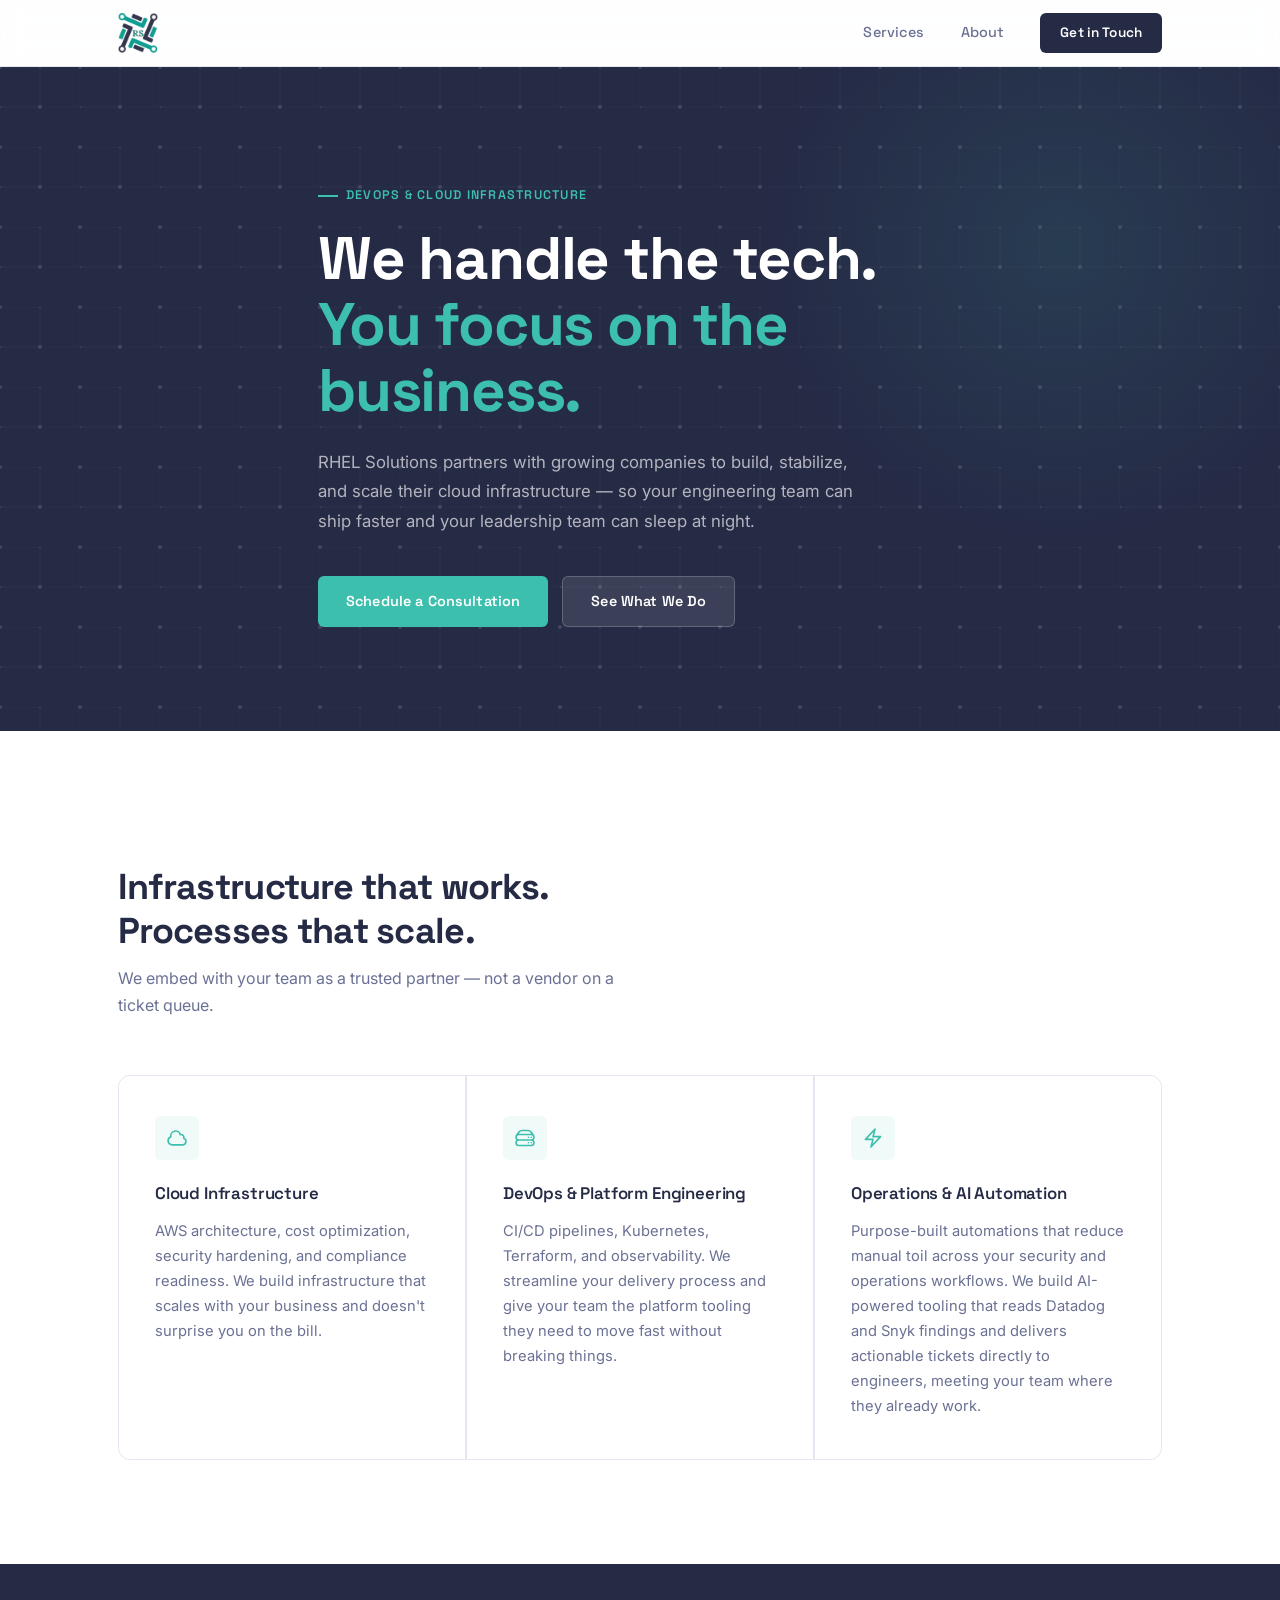
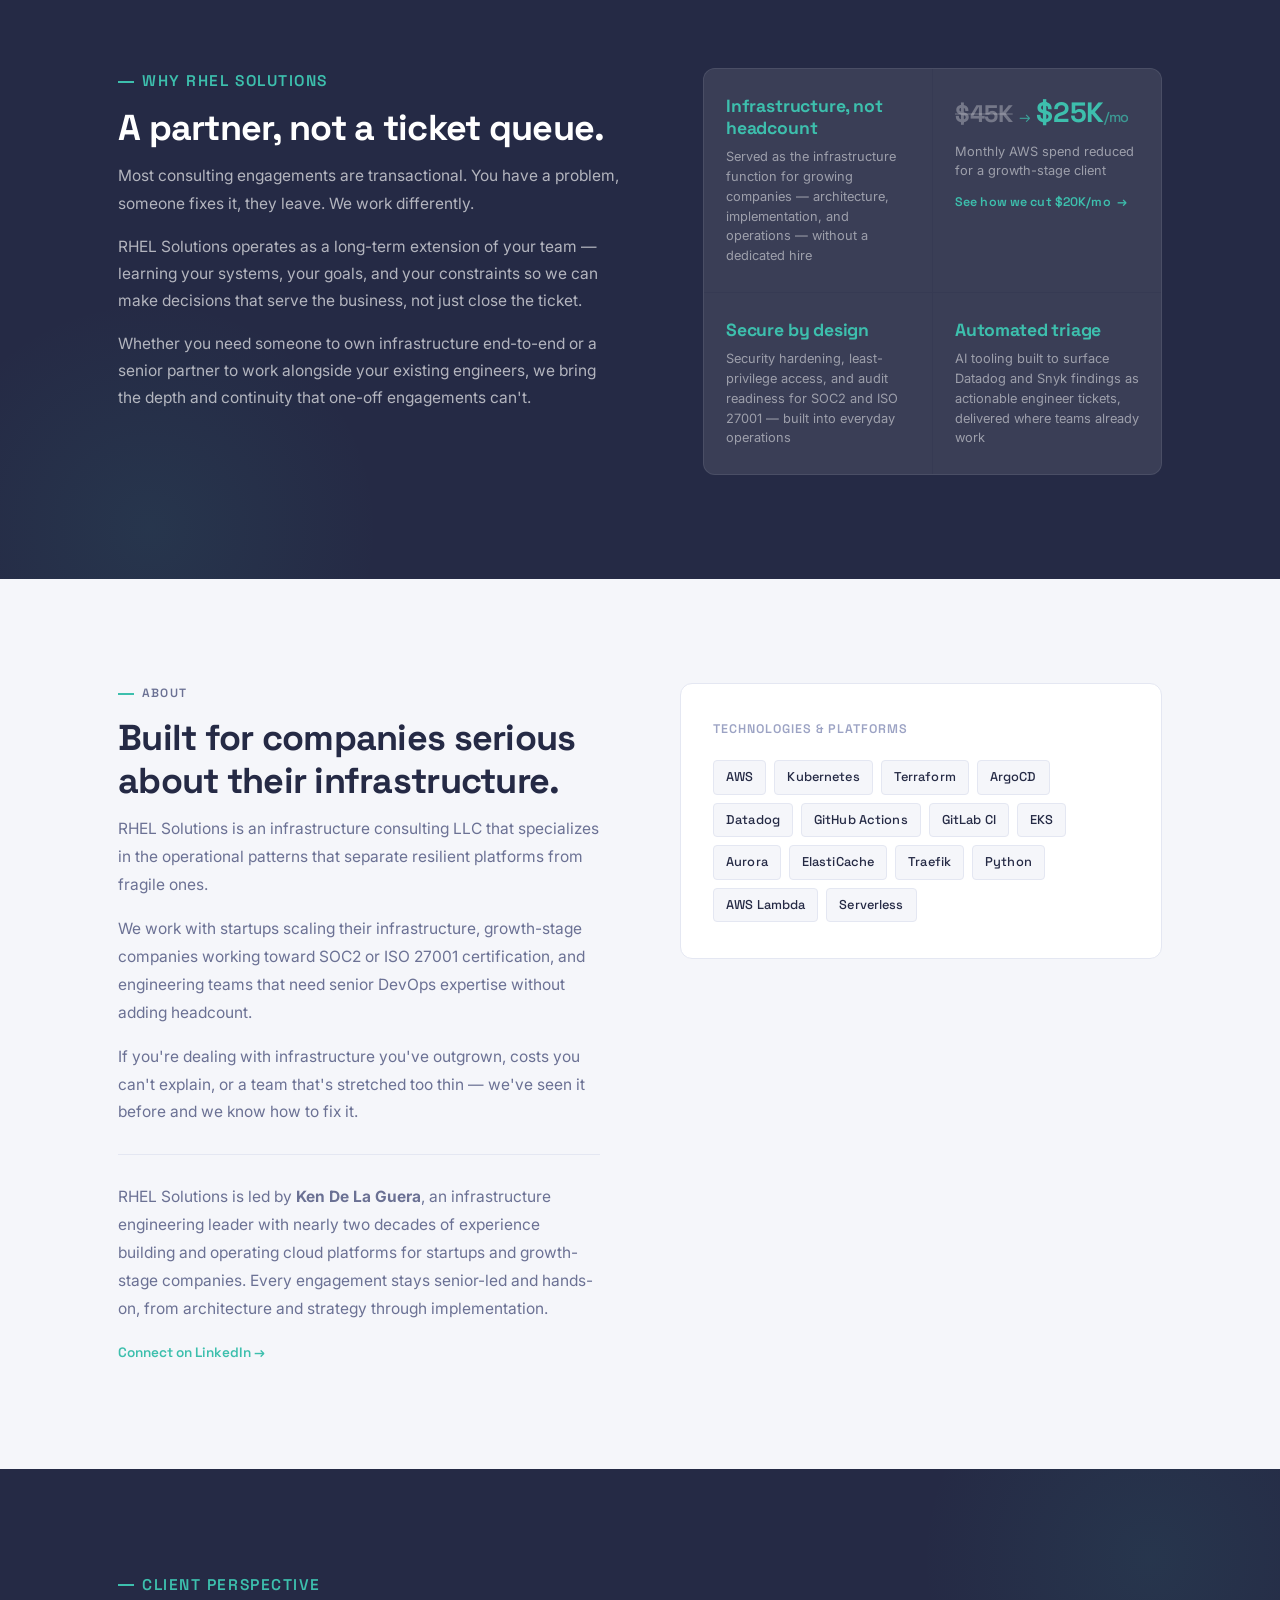
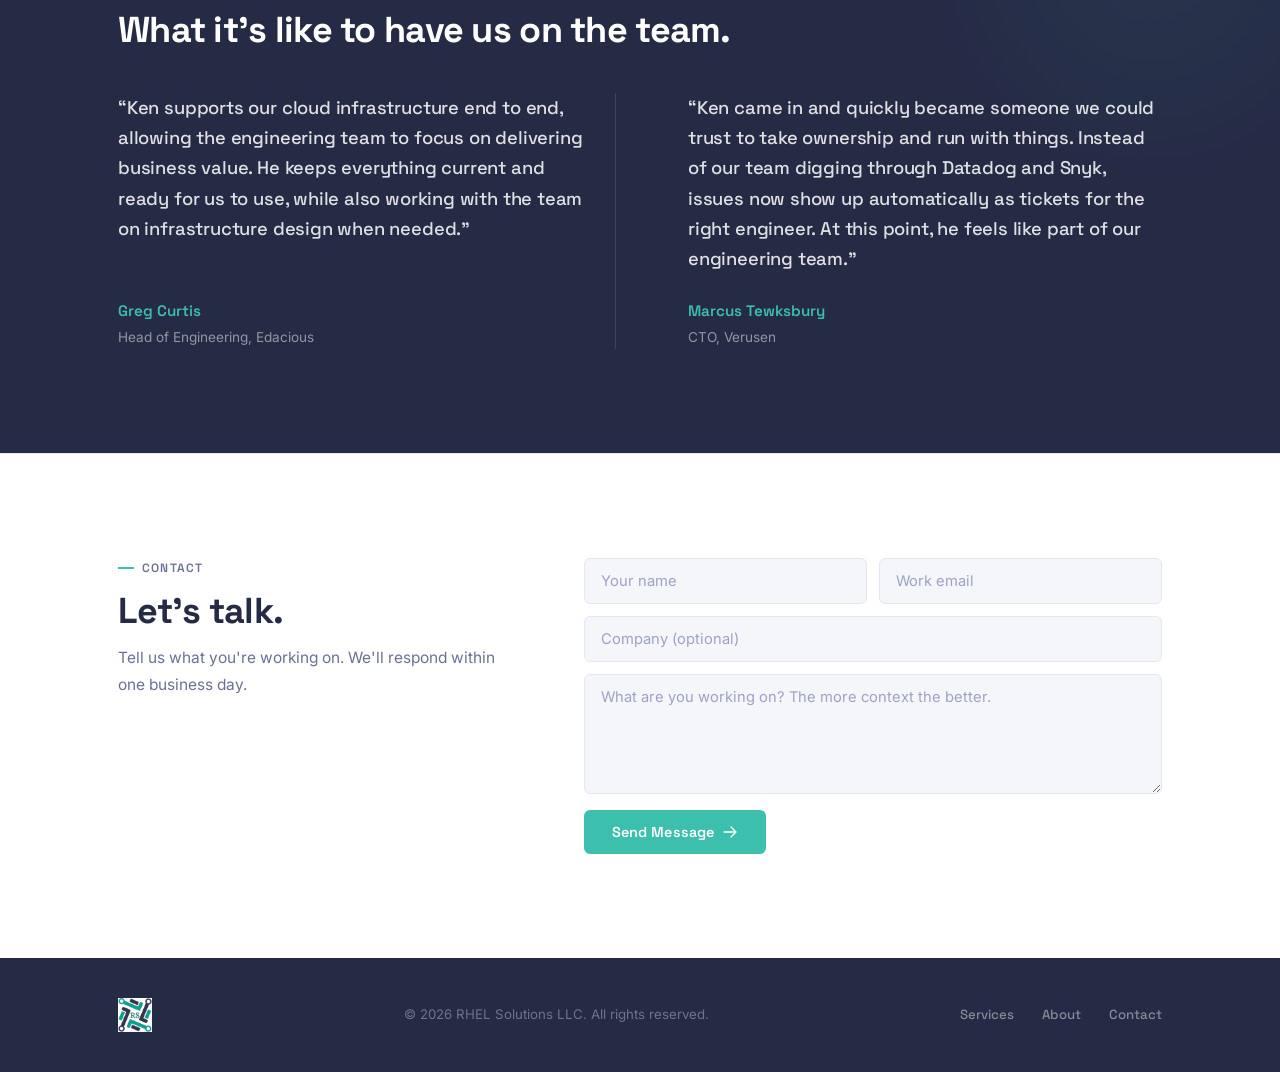
<file: index.html>
<!DOCTYPE html>
<html lang="en">
<head>
  <meta charset="UTF-8" />
  <meta name="viewport" content="width=device-width, initial-scale=1.0" />
  <title>RHEL Solutions — DevOps & Cloud Infrastructure Consulting</title>
  <meta name="description" content="RHEL Solutions partners with growing companies to build, stabilize, and scale their cloud infrastructure. DevOps, AWS, Kubernetes, and AI automation consulting." />
  <link rel="stylesheet" href="style.css" />
  <link rel="preconnect" href="https://fonts.googleapis.com" />
  <link rel="preconnect" href="https://fonts.gstatic.com" crossorigin />
  <link href="https://fonts.googleapis.com/css2?family=Inter:wght@400;500&family=Space+Grotesk:wght@400;500;600;700&display=swap" rel="stylesheet" />
</head>
<body>

  <!-- NAV -->
  <header class="nav">
    <div class="container nav-inner">
      <a href="#" class="nav-logo">
        <img src="logo.png" alt="RHEL Solutions" />
      </a>
      <nav class="nav-links">
        <a href="#services">Services</a>
        <a href="#about">About</a>
        <a href="#contact" class="btn btn-sm">Get in Touch</a>
      </nav>
    </div>
  </header>

  <!-- HERO -->
  <section class="hero">
    <div class="container hero-inner">
      <p class="hero-eyebrow">DevOps &amp; Cloud Infrastructure</p>
      <h1>We handle the tech.<br /><em>You focus on the business.</em></h1>
      <p class="hero-sub">RHEL Solutions partners with growing companies to build, stabilize, and scale their cloud infrastructure — so your engineering team can ship faster and your leadership team can sleep at night.</p>
      <div class="hero-actions">
        <a href="#contact" class="btn btn-primary">Schedule a Consultation</a>
        <a href="#services" class="btn btn-ghost">See What We Do</a>
      </div>
    </div>
  </section>

  <!-- SERVICES -->
  <section class="services" id="services">
    <div class="container">
      <p class="section-label reveal">What We Do</p>
      <h2 class="section-title reveal reveal-delay-1">Infrastructure that works.<br />Processes that scale.</h2>
      <p class="section-sub reveal reveal-delay-2">We embed with your team as a trusted partner — not a vendor on a ticket queue.</p>
      <div class="services-grid">

        <div class="service-card reveal">
          <div class="service-icon">
            <svg xmlns="http://www.w3.org/2000/svg" width="22" height="22" fill="none" viewBox="0 0 24 24" stroke="currentColor" stroke-width="1.75">
              <path stroke-linecap="round" stroke-linejoin="round" d="M2.25 15a4.5 4.5 0 004.5 4.5H18a3.75 3.75 0 001.332-7.257 3 3 0 00-3.758-3.848 5.25 5.25 0 00-10.233 2.33A4.502 4.502 0 002.25 15z" />
            </svg>
          </div>
          <h3>Cloud Infrastructure</h3>
          <p>AWS architecture, cost optimization, security hardening, and compliance readiness. We build infrastructure that scales with your business and doesn't surprise you on the bill.</p>
        </div>

        <div class="service-card reveal reveal-delay-1">
          <div class="service-icon">
            <svg xmlns="http://www.w3.org/2000/svg" width="22" height="22" fill="none" viewBox="0 0 24 24" stroke="currentColor" stroke-width="1.75">
              <path stroke-linecap="round" stroke-linejoin="round" d="M5.25 14.25h13.5m-13.5 0a3 3 0 01-3-3m3 3a3 3 0 100 6h13.5a3 3 0 100-6m-16.5-3a3 3 0 013-3h13.5a3 3 0 013 3m-19.5 0a4.5 4.5 0 01.9-2.7L5.737 5.1a3.375 3.375 0 012.7-1.35h7.126c1.062 0 2.062.5 2.7 1.35l2.587 3.45a4.5 4.5 0 01.9 2.7m0 0a3 3 0 01-3 3m0 3h.008v.008h-.008v-.008zm0-6h.008v.008h-.008v-.008zm-3 6h.008v.008h-.008v-.008zm0-6h.008v.008h-.008v-.008z" />
            </svg>
          </div>
          <h3>DevOps & Platform Engineering</h3>
          <p>CI/CD pipelines, Kubernetes, Terraform, and observability. We streamline your delivery process and give your team the platform tooling they need to move fast without breaking things.</p>
        </div>

        <div class="service-card reveal reveal-delay-2">
          <div class="service-icon">
            <svg xmlns="http://www.w3.org/2000/svg" width="22" height="22" fill="none" viewBox="0 0 24 24" stroke="currentColor" stroke-width="1.75">
              <path stroke-linecap="round" stroke-linejoin="round" d="M3.75 13.5l10.5-11.25L12 10.5h8.25L9.75 21.75 12 13.5H3.75z" />
            </svg>
          </div>
          <h3>Operations &amp; AI Automation</h3>
          <p>Purpose-built automations that reduce manual toil across your security and operations workflows. We build AI-powered tooling that reads Datadog and Snyk findings and delivers actionable tickets directly to engineers, meeting your team where they already work.</p>
        </div>

      </div>
    </div>
  </section>

  <!-- WHY US -->
  <section class="why section-dark">
    <div class="container why-inner">
      <div class="why-text">
        <p class="section-label reveal">Why RHEL Solutions</p>
        <h2 class="section-title reveal reveal-delay-1">A partner, not a ticket queue.</h2>
        <p class="reveal reveal-delay-2">Most consulting engagements are transactional. You have a problem, someone fixes it, they leave. We work differently.</p>
        <p class="reveal reveal-delay-2">RHEL Solutions operates as a long-term extension of your team — learning your systems, your goals, and your constraints so we can make decisions that serve the business, not just close the ticket.</p>
        <p class="reveal reveal-delay-3">Whether you need someone to own infrastructure end-to-end or a senior partner to work alongside your existing engineers, we bring the depth and continuity that one-off engagements can't.</p>
      </div>
      <div class="stats-grid reveal reveal-delay-1">
        <div class="stat-card">
          <div class="stat-phrase">Infrastructure, not headcount</div>
          <p class="stat-label">Served as the infrastructure function for growing companies — architecture, implementation, and operations — without a dedicated hire</p>
        </div>
        <a href="/case-studies/aws-cost-optimization.html" class="stat-card stat-card-link">
          <div class="stat-numbers">
            <span class="stat-before">$45K</span>
            <span class="stat-arrow">→</span>
            <span class="stat-after">$25K<span class="stat-unit">/mo</span></span>
          </div>
          <p class="stat-label">Monthly AWS spend reduced for a growth-stage client</p>
          <span class="stat-read-more">See how we cut $20K/mo &nbsp;→</span>
        </a>
        <div class="stat-card">
          <div class="stat-phrase">Secure by design</div>
          <p class="stat-label">Security hardening, least-privilege access, and audit readiness for SOC2 and ISO 27001 — built into everyday operations</p>
        </div>
        <div class="stat-card">
          <div class="stat-phrase">Automated triage</div>
          <p class="stat-label">AI tooling built to surface Datadog and Snyk findings as actionable engineer tickets, delivered where teams already work</p>
        </div>
      </div>
    </div>
  </section>

  <!-- ABOUT -->
  <section class="about" id="about">
    <div class="container about-inner">
      <div class="about-text">
        <p class="section-label reveal">About</p>
        <h2 class="section-title reveal reveal-delay-1">Built for companies serious about their infrastructure.</h2>
        <p class="reveal reveal-delay-2">RHEL Solutions is an infrastructure consulting LLC that specializes in the operational patterns that separate resilient platforms from fragile ones.</p>
        <p class="reveal reveal-delay-2">We work with startups scaling their infrastructure, growth-stage companies working toward SOC2 or ISO 27001 certification, and engineering teams that need senior DevOps expertise without adding headcount.</p>
        <p class="reveal reveal-delay-3">If you're dealing with infrastructure you've outgrown, costs you can't explain, or a team that's stretched too thin — we've seen it before and we know how to fix it.</p>
        <div class="founder-bio reveal reveal-delay-3">
          <p>RHEL Solutions is led by <strong>Ken De La Guera</strong>, an infrastructure engineering leader with nearly two decades of experience building and operating cloud platforms for startups and growth-stage companies. Every engagement stays senior-led and hands-on, from architecture and strategy through implementation.</p>
          <a href="https://www.linkedin.com/in/kend2/" target="_blank" rel="noopener noreferrer" class="linkedin-link">Connect on LinkedIn &rarr;</a>
        </div>
      </div>
      <div class="about-aside reveal reveal-delay-2">
        <h4>Technologies &amp; Platforms</h4>
        <ul class="tech-list">
          <li>AWS</li>
          <li>Kubernetes</li>
          <li>Terraform</li>
          <li>ArgoCD</li>
          <li>Datadog</li>
          <li>GitHub Actions</li>
          <li>GitLab CI</li>
          <li>EKS</li>
          <li>Aurora</li>
          <li>ElastiCache</li>
          <li>Traefik</li>
          <li>Python</li>
          <li>AWS Lambda</li>
          <li>Serverless</li>
        </ul>
      </div>
    </div>
  </section>

  <!-- TESTIMONIAL -->
  <section class="testimonial section-dark">
    <div class="container testimonial-inner">
      <p class="section-label reveal">Client Perspective</p>
      <h2 class="section-title reveal reveal-delay-1">What it's like to have us on the team.</h2>
      <div class="testimonial-grid">
        <div class="testimonial-item reveal reveal-delay-2">
          <blockquote class="testimonial-quote">
            <p>Ken supports our cloud infrastructure end to end, allowing the engineering team to focus on delivering business value. He keeps everything current and ready for us to use, while also working with the team on infrastructure design when needed.</p>
          </blockquote>
          <footer class="testimonial-attribution">
            <span class="testimonial-name">Greg Curtis</span>
            <span class="testimonial-role">Head of Engineering, Edacious</span>
          </footer>
        </div>
        <div class="testimonial-item reveal reveal-delay-3">
          <blockquote class="testimonial-quote">
            <p>Ken came in and quickly became someone we could trust to take ownership and run with things. Instead of our team digging through Datadog and Snyk, issues now show up automatically as tickets for the right engineer. At this point, he feels like part of our engineering team.</p>
          </blockquote>
          <footer class="testimonial-attribution">
            <span class="testimonial-name">Marcus Tewksbury</span>
            <span class="testimonial-role">CTO, Verusen</span>
          </footer>
        </div>
      </div>
    </div>
  </section>

  <!-- CONTACT -->
  <section class="contact" id="contact">
    <div class="container contact-inner">
      <div class="contact-text">
        <p class="section-label reveal">Contact</p>
        <h2 class="section-title reveal reveal-delay-1">Let's talk.</h2>
        <p class="reveal reveal-delay-2">Tell us what you're working on. We'll respond within one business day.</p>
      </div>
      <form class="contact-form reveal reveal-delay-1" action="https://formspree.io/f/mljeapeq" method="POST">
        <div class="form-row">
          <input type="text" name="name" placeholder="Your name" required />
          <input type="email" name="email" placeholder="Work email" required />
        </div>
        <input type="text" name="company" placeholder="Company (optional)" />
        <textarea name="message" placeholder="What are you working on? The more context the better." rows="5" required></textarea>
        <button type="submit" class="btn btn-primary">
          Send Message
          <svg xmlns="http://www.w3.org/2000/svg" width="16" height="16" fill="none" viewBox="0 0 24 24" stroke="currentColor" stroke-width="2">
            <path stroke-linecap="round" stroke-linejoin="round" d="M13.5 4.5L21 12m0 0l-7.5 7.5M21 12H3" />
          </svg>
        </button>
      </form>
    </div>
  </section>

  <!-- FOOTER -->
  <footer class="footer">
    <div class="container footer-inner">
      <img src="logo.png" alt="RHEL Solutions" height="34" />
      <p>&copy; 2026 RHEL Solutions LLC. All rights reserved.</p>
      <nav class="footer-nav">
        <a href="#services">Services</a>
        <a href="#about">About</a>
        <a href="#contact">Contact</a>
      </nav>
    </div>
  </footer>

  <script>
    // Scroll reveal
    const observer = new IntersectionObserver((entries) => {
      entries.forEach(e => {
        if (e.isIntersecting) {
          e.target.classList.add('visible');
          observer.unobserve(e.target);
        }
      });
    }, { threshold: 0.1, rootMargin: '0px 0px -40px 0px' });

    document.querySelectorAll('.reveal').forEach(el => observer.observe(el));

    // Formspree AJAX submission
    const form = document.querySelector('.contact-form');
    if (form) {
      form.addEventListener('submit', async (e) => {
        e.preventDefault();
        const btn = form.querySelector('button[type="submit"]');
        const original = btn.innerHTML;
        btn.innerHTML = 'Sending…';
        btn.disabled = true;
        try {
          const res = await fetch(form.action, {
            method: 'POST',
            body: new FormData(form),
            headers: { 'Accept': 'application/json' }
          });
          if (res.ok) {
            btn.innerHTML = 'Sent — we\'ll be in touch.';
            form.reset();
          } else {
            btn.innerHTML = 'Something went wrong. Try again.';
            btn.disabled = false;
          }
        } catch {
          btn.innerHTML = original;
          btn.disabled = false;
        }
      });
    }
  </script>

</body>
</html>
</file>
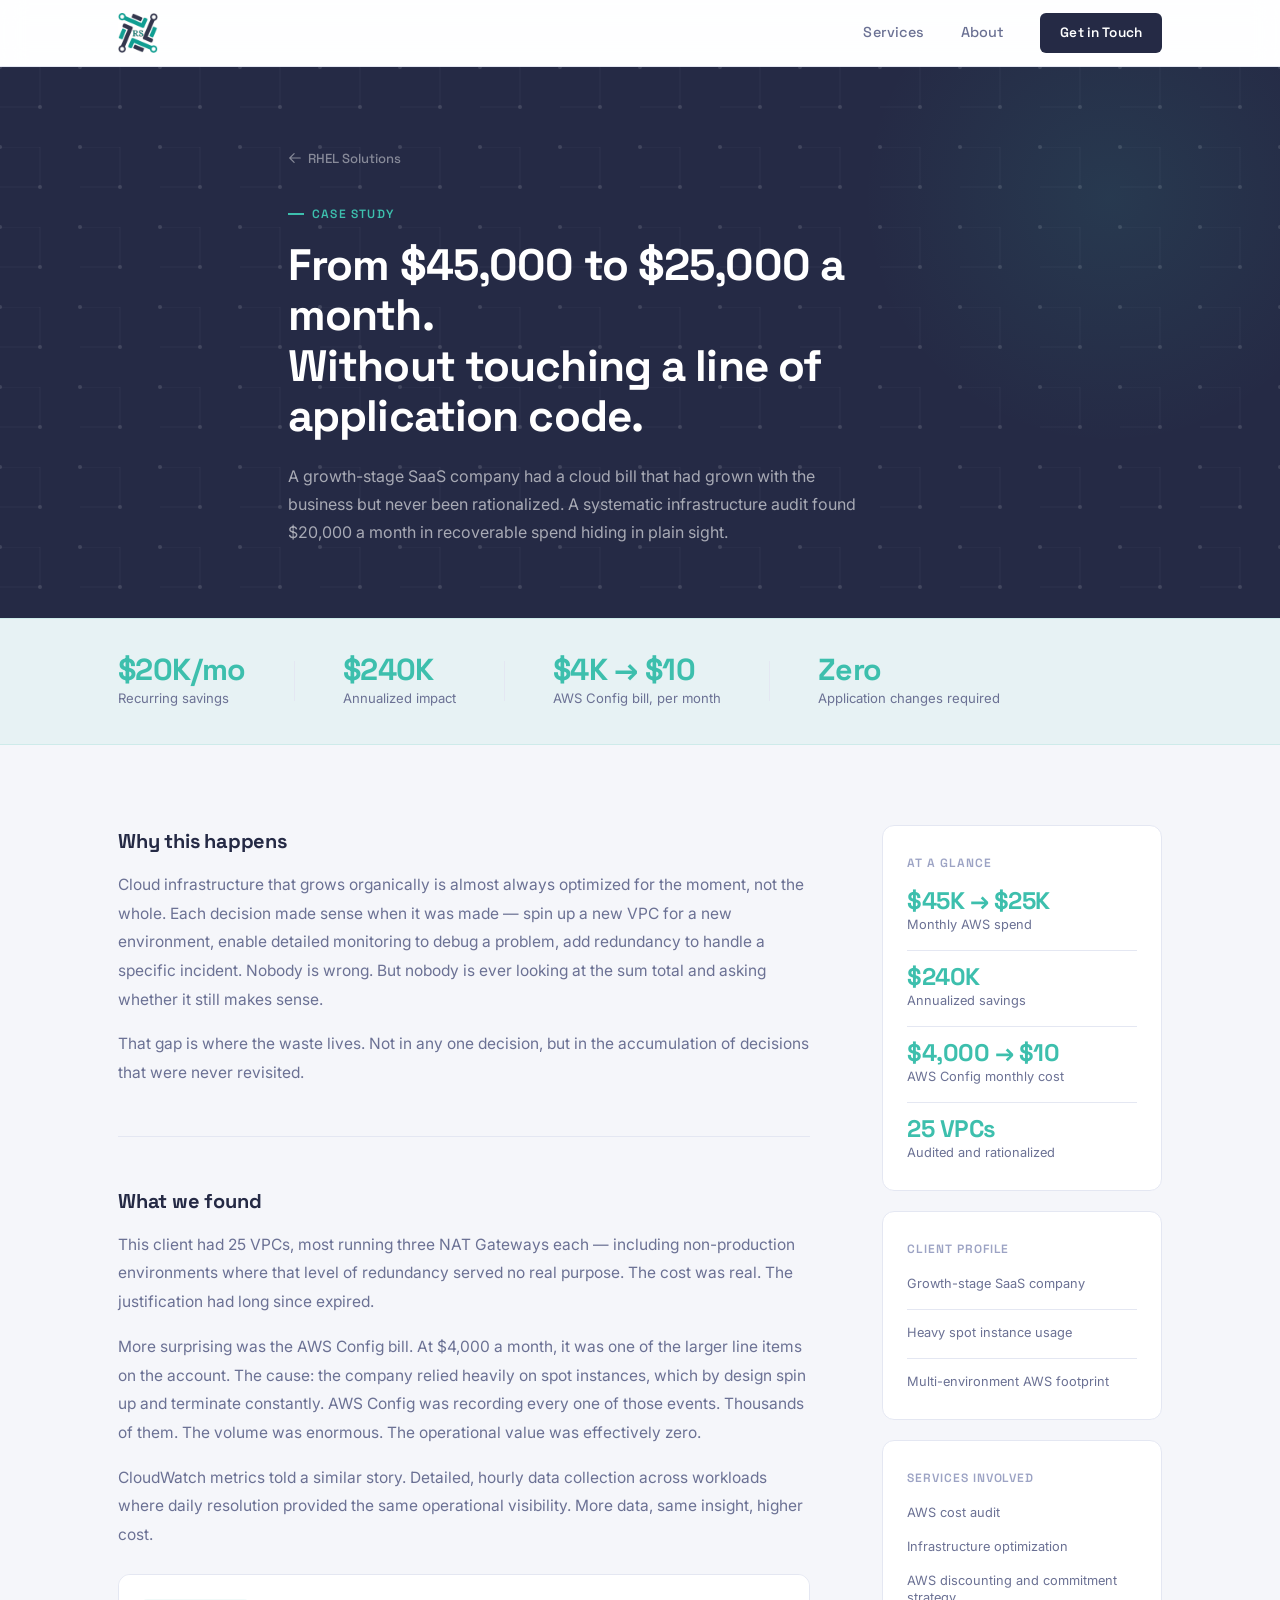
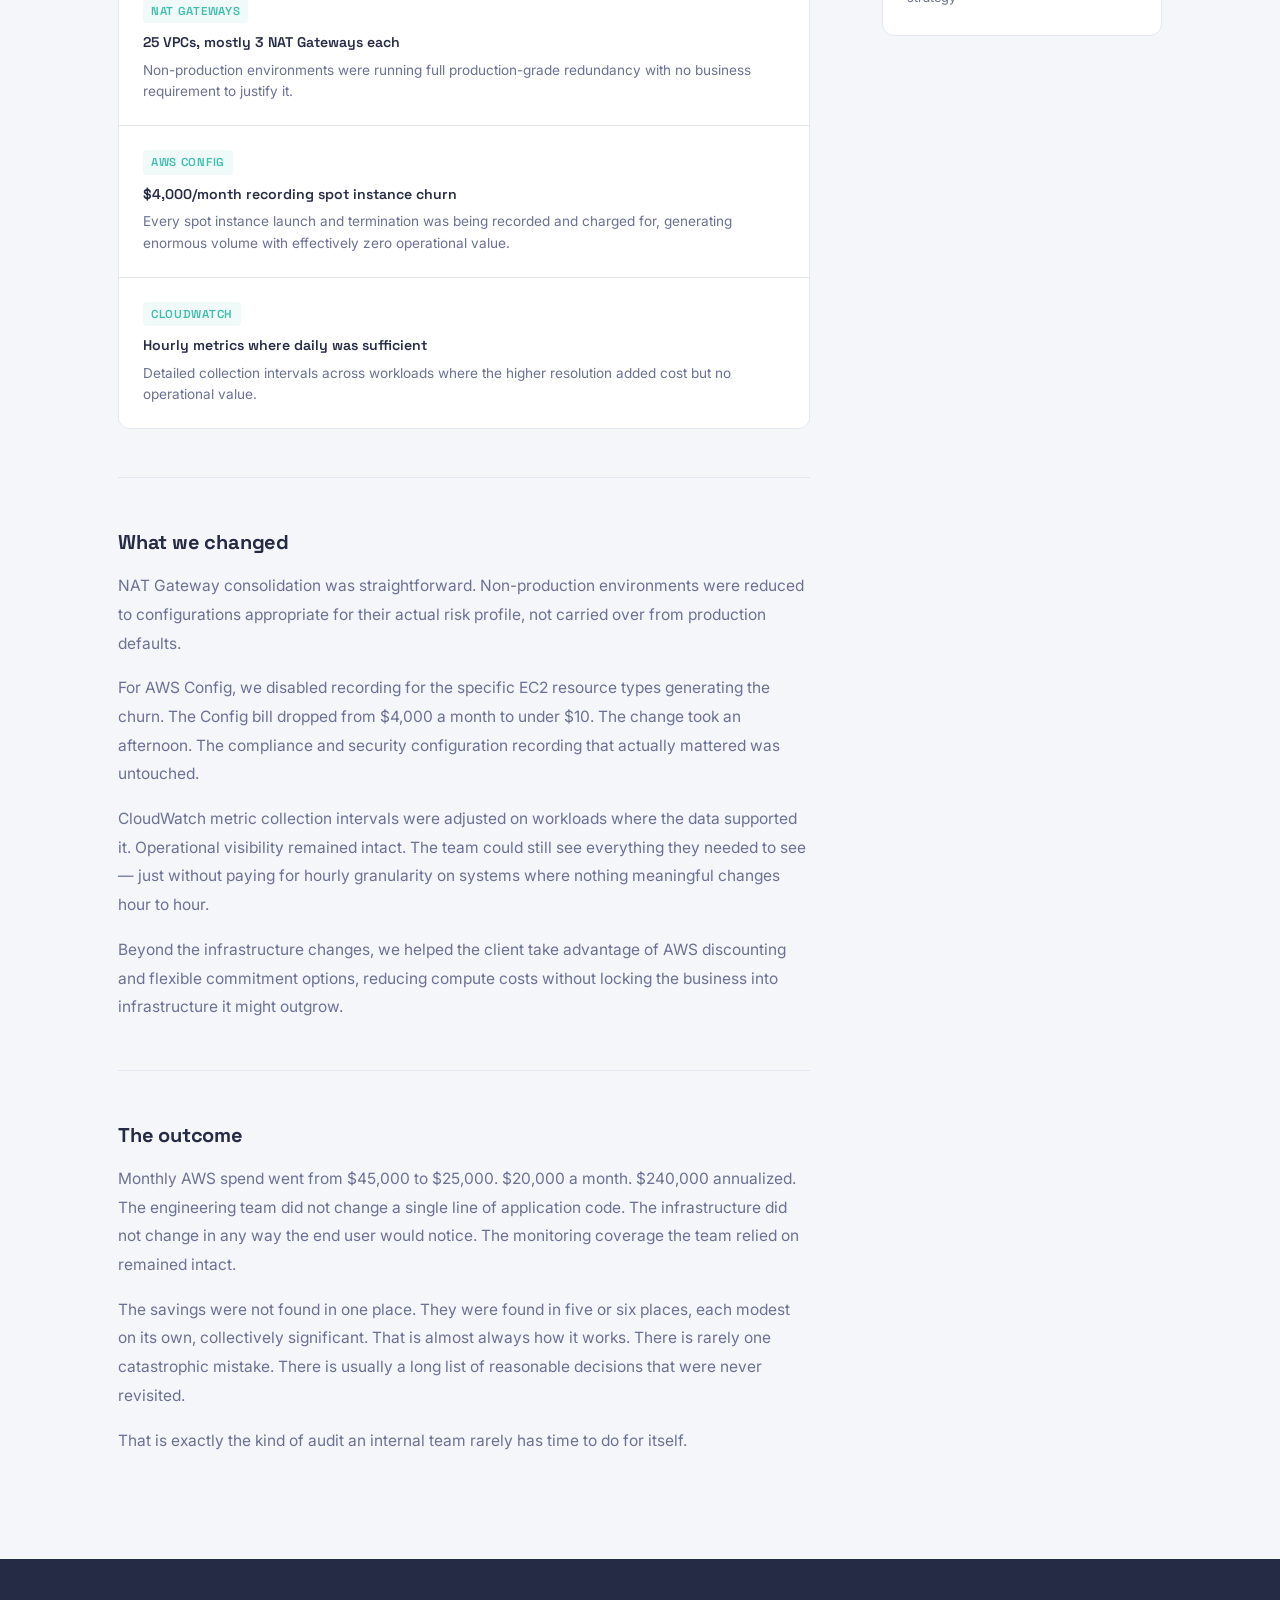
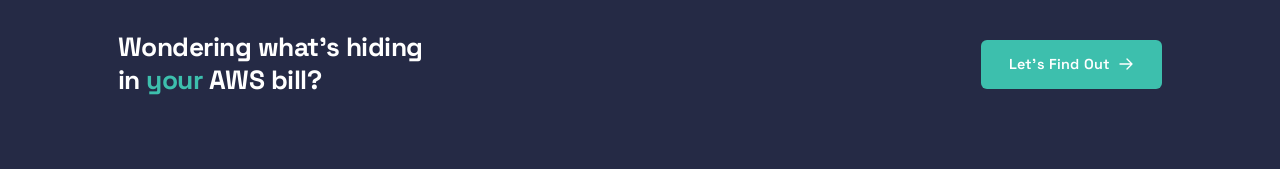
<file: case-studies/aws-cost-optimization.html>
<!DOCTYPE html>
<html lang="en">
<head>
  <meta charset="UTF-8" />
  <meta name="viewport" content="width=device-width, initial-scale=1.0" />
  <title>AWS Cost Optimization — RHEL Solutions</title>
  <meta name="description" content="How RHEL Solutions reduced a growth-stage company's AWS bill from $45,000 to $25,000 per month through a systematic infrastructure audit." />
  <link rel="stylesheet" href="../style.css" />
  <link rel="preconnect" href="https://fonts.googleapis.com" />
  <link rel="preconnect" href="https://fonts.gstatic.com" crossorigin />
  <link href="https://fonts.googleapis.com/css2?family=Inter:wght@400;500&family=Space+Grotesk:wght@400;500;600;700&display=swap" rel="stylesheet" />
  <style>
    .cs-hero {
      background: var(--navy);
      color: #fff;
      padding: 80px 0 72px;
      position: relative;
      overflow: hidden;
    }
    .cs-hero::before {
      content: '';
      position: absolute;
      inset: 0;
      background-image: url("data:image/svg+xml,%3Csvg xmlns='http://www.w3.org/2000/svg' width='80' height='80'%3E%3Ccircle cx='40' cy='40' r='2' fill='white' opacity='0.12'/%3E%3Ccircle cx='0' cy='0' r='2' fill='white' opacity='0.12'/%3E%3Ccircle cx='80' cy='0' r='2' fill='white' opacity='0.12'/%3E%3Ccircle cx='0' cy='80' r='2' fill='white' opacity='0.12'/%3E%3Ccircle cx='80' cy='80' r='2' fill='white' opacity='0.12'/%3E%3Cline x1='0' y1='0' x2='40' y2='0' stroke='white' stroke-width='0.6' opacity='0.06'/%3E%3Cline x1='40' y1='0' x2='40' y2='40' stroke='white' stroke-width='0.6' opacity='0.06'/%3E%3Cline x1='0' y1='40' x2='40' y2='40' stroke='white' stroke-width='0.6' opacity='0.06'/%3E%3C/svg%3E");
      pointer-events: none;
    }
    .cs-hero::after {
      content: '';
      position: absolute;
      top: -120px;
      right: -80px;
      width: 500px;
      height: 500px;
      background: radial-gradient(circle, rgba(61,191,173,0.1) 0%, transparent 70%);
      pointer-events: none;
    }
    .cs-hero-inner {
      position: relative;
      z-index: 1;
      max-width: 760px;
    }
    .cs-back {
      display: inline-flex;
      align-items: center;
      gap: 6px;
      font-family: var(--font-display);
      font-size: 0.82rem;
      font-weight: 500;
      color: rgba(255,255,255,0.45);
      margin-bottom: 36px;
      transition: color 0.15s;
    }
    .cs-back:hover { color: var(--teal); }
    .cs-back svg { flex-shrink: 0; }
    .cs-label {
      font-family: var(--font-display);
      font-size: 0.75rem;
      font-weight: 600;
      letter-spacing: 0.1em;
      text-transform: uppercase;
      color: var(--teal);
      margin-bottom: 16px;
      display: flex;
      align-items: center;
      gap: 8px;
    }
    .cs-label::before {
      content: '';
      display: block;
      width: 16px;
      height: 2px;
      background: var(--teal);
    }
    .cs-hero h1 {
      font-family: var(--font-display);
      font-size: clamp(1.9rem, 4vw, 2.75rem);
      font-weight: 700;
      line-height: 1.15;
      letter-spacing: -0.02em;
      color: #fff;
      margin-bottom: 20px;
    }
    .cs-hero-sub {
      font-size: 1rem;
      color: rgba(255,255,255,0.6);
      line-height: 1.75;
      max-width: 580px;
    }
    .cs-outcome-bar {
      background: var(--teal-faint);
      border-top: 1px solid rgba(61,191,173,0.15);
      border-bottom: 1px solid rgba(61,191,173,0.15);
      padding: 36px 0;
    }
    .cs-outcome-bar .container {
      display: flex;
      gap: 48px;
      flex-wrap: wrap;
      align-items: center;
    }
    .cs-outcome-item {
      display: flex;
      flex-direction: column;
      gap: 4px;
    }
    .cs-outcome-number {
      font-family: var(--font-display);
      font-size: 1.9rem;
      font-weight: 700;
      color: var(--teal);
      letter-spacing: -0.02em;
      line-height: 1;
    }
    .cs-outcome-label {
      font-size: 0.82rem;
      color: var(--text-muted);
      line-height: 1.4;
    }
    .cs-outcome-divider {
      width: 1px;
      height: 40px;
      background: var(--border);
      flex-shrink: 0;
    }
    .cs-body {
      padding: 80px 0 104px;
      background: var(--off-white);
    }
    .cs-body-inner {
      display: grid;
      grid-template-columns: 1fr 280px;
      gap: 72px;
      align-items: start;
    }
    .cs-content h2 {
      font-family: var(--font-display);
      font-size: 1.25rem;
      font-weight: 700;
      color: var(--navy);
      letter-spacing: -0.01em;
      margin-bottom: 14px;
      margin-top: 48px;
      padding-top: 48px;
      border-top: 1px solid var(--border);
    }
    .cs-content h2:first-child { margin-top: 0; padding-top: 0; border-top: none; }
    .cs-content p {
      color: var(--text-muted);
      font-size: 0.97rem;
      line-height: 1.85;
      margin-bottom: 16px;
    }
    .cs-content p:last-child { margin-bottom: 0; }
    .cs-findings {
      display: flex;
      flex-direction: column;
      gap: 0;
      border: 1px solid var(--border);
      border-radius: var(--radius-lg);
      overflow: hidden;
      margin-top: 24px;
    }
    .cs-finding {
      padding: 22px 24px;
      border-bottom: 1px solid var(--border);
      background: var(--surface);
    }
    .cs-finding:last-child { border-bottom: none; }
    .cs-finding-title {
      font-family: var(--font-display);
      font-size: 0.88rem;
      font-weight: 600;
      color: var(--navy);
      margin-bottom: 6px;
    }
    .cs-finding-desc.cs-finding-desc {
      font-size: 0.85rem;
      color: var(--text-muted);
      line-height: 1.6;
      margin: 0;
    }
    .cs-finding-badge {
      display: inline-block;
      font-family: var(--font-display);
      font-size: 0.72rem;
      font-weight: 600;
      letter-spacing: 0.06em;
      text-transform: uppercase;
      color: var(--teal);
      background: var(--teal-faint);
      border-radius: 4px;
      padding: 3px 8px;
      margin-bottom: 8px;
    }
    .cs-sidebar {
      position: sticky;
      top: 88px;
      display: flex;
      flex-direction: column;
      gap: 20px;
    }
    .cs-sidebar-card {
      background: var(--surface);
      border: 1px solid var(--border);
      border-radius: var(--radius-lg);
      padding: 28px 24px;
    }
    .cs-sidebar-card h4 {
      font-family: var(--font-display);
      font-size: 0.75rem;
      font-weight: 600;
      letter-spacing: 0.08em;
      text-transform: uppercase;
      color: var(--text-faint);
      margin-bottom: 16px;
    }
    .cs-sidebar-stat {
      margin-bottom: 16px;
    }
    .cs-sidebar-stat:last-child { margin-bottom: 0; }
    .cs-sidebar-stat .num {
      font-family: var(--font-display);
      font-size: 1.5rem;
      font-weight: 700;
      color: var(--teal);
      letter-spacing: -0.02em;
      line-height: 1;
      display: block;
    }
    .cs-sidebar-stat .lbl {
      font-size: 0.8rem;
      color: var(--text-muted);
      line-height: 1.4;
      display: block;
      margin-top: 3px;
    }
    .cs-sidebar-divider {
      height: 1px;
      background: var(--border);
      margin: 14px 0;
    }
    .cs-cta {
      background: var(--navy);
      padding: 72px 0;
    }
    .cs-cta-inner {
      display: flex;
      align-items: center;
      justify-content: space-between;
      gap: 32px;
      flex-wrap: wrap;
    }
    .cs-cta h3 {
      font-family: var(--font-display);
      font-size: clamp(1.3rem, 2.5vw, 1.65rem);
      font-weight: 700;
      color: #fff;
      letter-spacing: -0.02em;
      max-width: 480px;
      line-height: 1.25;
    }
    .cs-cta h3 em {
      font-style: normal;
      color: var(--teal);
    }
    @media (max-width: 900px) {
      .cs-body-inner { grid-template-columns: 1fr; }
      .cs-sidebar { position: static; }
      .cs-outcome-bar .container { gap: 32px; }
      .cs-outcome-divider { display: none; }
    }
    @media (max-width: 640px) {
      .cs-cta-inner { flex-direction: column; align-items: flex-start; }
    }
  </style>
</head>
<body>

  <!-- NAV -->
  <header class="nav">
    <div class="container nav-inner">
      <a href="/" class="nav-logo">
        <img src="../logo.png" alt="RHEL Solutions" />
      </a>
      <nav class="nav-links">
        <a href="/#services">Services</a>
        <a href="/#about">About</a>
        <a href="/#contact" class="btn btn-sm">Get in Touch</a>
      </nav>
    </div>
  </header>

  <!-- HERO -->
  <section class="cs-hero">
    <div class="container cs-hero-inner">
      <a href="/" class="cs-back">
        <svg xmlns="http://www.w3.org/2000/svg" width="14" height="14" fill="none" viewBox="0 0 24 24" stroke="currentColor" stroke-width="2">
          <path stroke-linecap="round" stroke-linejoin="round" d="M10.5 19.5L3 12m0 0l7.5-7.5M3 12h18" />
        </svg>
        RHEL Solutions
      </a>
      <p class="cs-label">Case Study</p>
      <h1>From $45,000 to $25,000 a month.<br />Without touching a line of application code.</h1>
      <p class="cs-hero-sub">A growth-stage SaaS company had a cloud bill that had grown with the business but never been rationalized. A systematic infrastructure audit found $20,000 a month in recoverable spend hiding in plain sight.</p>
    </div>
  </section>

  <!-- OUTCOME BAR -->
  <div class="cs-outcome-bar">
    <div class="container">
      <div class="cs-outcome-item">
        <span class="cs-outcome-number">$20K/mo</span>
        <span class="cs-outcome-label">Recurring savings</span>
      </div>
      <div class="cs-outcome-divider"></div>
      <div class="cs-outcome-item">
        <span class="cs-outcome-number">$240K</span>
        <span class="cs-outcome-label">Annualized impact</span>
      </div>
      <div class="cs-outcome-divider"></div>
      <div class="cs-outcome-item">
        <span class="cs-outcome-number">$4K → $10</span>
        <span class="cs-outcome-label">AWS Config bill, per month</span>
      </div>
      <div class="cs-outcome-divider"></div>
      <div class="cs-outcome-item">
        <span class="cs-outcome-number">Zero</span>
        <span class="cs-outcome-label">Application changes required</span>
      </div>
    </div>
  </div>

  <!-- BODY -->
  <section class="cs-body">
    <div class="container cs-body-inner">

      <div class="cs-content">

        <h2>Why this happens</h2>
        <p>Cloud infrastructure that grows organically is almost always optimized for the moment, not the whole. Each decision made sense when it was made — spin up a new VPC for a new environment, enable detailed monitoring to debug a problem, add redundancy to handle a specific incident. Nobody is wrong. But nobody is ever looking at the sum total and asking whether it still makes sense.</p>
        <p>That gap is where the waste lives. Not in any one decision, but in the accumulation of decisions that were never revisited.</p>

        <h2>What we found</h2>
        <p>This client had 25 VPCs, most running three NAT Gateways each — including non-production environments where that level of redundancy served no real purpose. The cost was real. The justification had long since expired.</p>
        <p>More surprising was the AWS Config bill. At $4,000 a month, it was one of the larger line items on the account. The cause: the company relied heavily on spot instances, which by design spin up and terminate constantly. AWS Config was recording every one of those events. Thousands of them. The volume was enormous. The operational value was effectively zero.</p>
        <p>CloudWatch metrics told a similar story. Detailed, hourly data collection across workloads where daily resolution provided the same operational visibility. More data, same insight, higher cost.</p>

        <div class="cs-findings">
          <div class="cs-finding">
            <div class="cs-finding-badge">NAT Gateways</div>
            <div class="cs-finding-title">25 VPCs, mostly 3 NAT Gateways each</div>
            <p class="cs-finding-desc">Non-production environments were running full production-grade redundancy with no business requirement to justify it.</p>
          </div>
          <div class="cs-finding">
            <div class="cs-finding-badge">AWS Config</div>
            <div class="cs-finding-title">$4,000/month recording spot instance churn</div>
            <p class="cs-finding-desc">Every spot instance launch and termination was being recorded and charged for, generating enormous volume with effectively zero operational value.</p>
          </div>
          <div class="cs-finding">
            <div class="cs-finding-badge">CloudWatch</div>
            <div class="cs-finding-title">Hourly metrics where daily was sufficient</div>
            <p class="cs-finding-desc">Detailed collection intervals across workloads where the higher resolution added cost but no operational value.</p>
          </div>
        </div>

        <h2>What we changed</h2>
        <p>NAT Gateway consolidation was straightforward. Non-production environments were reduced to configurations appropriate for their actual risk profile, not carried over from production defaults.</p>
        <p>For AWS Config, we disabled recording for the specific EC2 resource types generating the churn. The Config bill dropped from $4,000 a month to under $10. The change took an afternoon. The compliance and security configuration recording that actually mattered was untouched.</p>
        <p>CloudWatch metric collection intervals were adjusted on workloads where the data supported it. Operational visibility remained intact. The team could still see everything they needed to see — just without paying for hourly granularity on systems where nothing meaningful changes hour to hour.</p>
        <p>Beyond the infrastructure changes, we helped the client take advantage of AWS discounting and flexible commitment options, reducing compute costs without locking the business into infrastructure it might outgrow.</p>

        <h2>The outcome</h2>
        <p>Monthly AWS spend went from $45,000 to $25,000. $20,000 a month. $240,000 annualized. The engineering team did not change a single line of application code. The infrastructure did not change in any way the end user would notice. The monitoring coverage the team relied on remained intact.</p>
        <p>The savings were not found in one place. They were found in five or six places, each modest on its own, collectively significant. That is almost always how it works. There is rarely one catastrophic mistake. There is usually a long list of reasonable decisions that were never revisited.</p>
        <p>That is exactly the kind of audit an internal team rarely has time to do for itself.</p>

      </div>

      <aside class="cs-sidebar">
        <div class="cs-sidebar-card">
          <h4>At a Glance</h4>
          <div class="cs-sidebar-stat">
            <span class="num">$45K → $25K</span>
            <span class="lbl">Monthly AWS spend</span>
          </div>
          <div class="cs-sidebar-divider"></div>
          <div class="cs-sidebar-stat">
            <span class="num">$240K</span>
            <span class="lbl">Annualized savings</span>
          </div>
          <div class="cs-sidebar-divider"></div>
          <div class="cs-sidebar-stat">
            <span class="num">$4,000 → $10</span>
            <span class="lbl">AWS Config monthly cost</span>
          </div>
          <div class="cs-sidebar-divider"></div>
          <div class="cs-sidebar-stat">
            <span class="num">25 VPCs</span>
            <span class="lbl">Audited and rationalized</span>
          </div>
        </div>
        <div class="cs-sidebar-card">
          <h4>Client Profile</h4>
          <div class="cs-sidebar-stat">
            <span class="lbl">Growth-stage SaaS company</span>
          </div>
          <div class="cs-sidebar-divider"></div>
          <div class="cs-sidebar-stat">
            <span class="lbl">Heavy spot instance usage</span>
          </div>
          <div class="cs-sidebar-divider"></div>
          <div class="cs-sidebar-stat">
            <span class="lbl">Multi-environment AWS footprint</span>
          </div>
        </div>
        <div class="cs-sidebar-card">
          <h4>Services Involved</h4>
          <div class="cs-sidebar-stat">
            <span class="lbl">AWS cost audit</span>
          </div>
          <div class="cs-sidebar-stat">
            <span class="lbl">Infrastructure optimization</span>
          </div>
          <div class="cs-sidebar-stat">
            <span class="lbl">AWS discounting and commitment strategy</span>
          </div>
        </div>
      </aside>

    </div>
  </section>

  <!-- CTA -->
  <section class="cs-cta">
    <div class="container cs-cta-inner">
      <h3>Wondering what's hiding<br />in <em>your</em> AWS bill?</h3>
      <a href="/#contact" class="btn btn-primary">
        Let's Find Out
        <svg xmlns="http://www.w3.org/2000/svg" width="16" height="16" fill="none" viewBox="0 0 24 24" stroke="currentColor" stroke-width="2">
          <path stroke-linecap="round" stroke-linejoin="round" d="M13.5 4.5L21 12m0 0l-7.5 7.5M21 12H3" />
        </svg>
      </a>
    </div>
  </section>

  <script>
    const observer = new IntersectionObserver((entries) => {
      entries.forEach(e => {
        if (e.isIntersecting) {
          e.target.classList.add('visible');
          observer.unobserve(e.target);
        }
      });
    }, { threshold: 0.1, rootMargin: '0px 0px -40px 0px' });
    document.querySelectorAll('.reveal').forEach(el => observer.observe(el));
  </script>

</body>
</html>
</file>
<file: style.css>
/* ── TOKENS ── */
:root {
  --teal:        #3DBFAD;
  --teal-dark:   #2EA090;
  --teal-faint:  rgba(61,191,173,0.08);
  --navy:        #252A45;
  --navy-mid:    #2F3558;
  --navy-light:  #3D4369;
  --off-white:   #F5F6FA;
  --surface:     #FFFFFF;
  --text:        #1A1E35;
  --text-muted:  #6B7194;
  --text-faint:  #9CA3C4;
  --border:      #E4E7F2;
  --radius:      6px;
  --radius-lg:   12px;
  --font-display:'Space Grotesk', system-ui, sans-serif;
  --font-body:   'Inter', system-ui, sans-serif;
  --ease:        cubic-bezier(0.22, 1, 0.36, 1);
}

/* ── RESET ── */
*, *::before, *::after { box-sizing: border-box; margin: 0; padding: 0; }
html { scroll-behavior: smooth; -webkit-text-size-adjust: 100%; text-size-adjust: 100%; }
body { font-family: var(--font-body); color: var(--text); background: var(--off-white); line-height: 1.6; -webkit-font-smoothing: antialiased; }
img { display: block; max-width: 100%; }
a { color: inherit; text-decoration: none; }

/* ── LAYOUT ── */
.container { max-width: 1100px; margin: 0 auto; padding: 0 28px; }

/* ── BUTTONS ── */
.btn {
  display: inline-flex;
  align-items: center;
  gap: 8px;
  padding: 13px 28px;
  border-radius: var(--radius);
  font-family: var(--font-display);
  font-weight: 600;
  font-size: 0.9rem;
  letter-spacing: 0.01em;
  cursor: pointer;
  transition: all 0.2s var(--ease);
  border: none;
  white-space: nowrap;
}
.btn-primary {
  background: var(--teal);
  color: #fff;
  box-shadow: 0 0 0 0 rgba(61,191,173,0.4);
}
.btn-primary:hover {
  background: var(--teal-dark);
  transform: translateY(-1px);
  box-shadow: 0 4px 20px rgba(61,191,173,0.3);
}
.btn-ghost {
  background: rgba(255,255,255,0.1);
  color: #fff;
  border: 1px solid rgba(255,255,255,0.2);
}
.btn-ghost:hover { background: rgba(255,255,255,0.18); }
.btn-sm { padding: 9px 20px; font-size: 0.85rem; }

/* ── NAV ── */
.nav {
  position: sticky;
  top: 0;
  z-index: 100;
  background: rgba(255,255,255,0.9);
  backdrop-filter: blur(12px);
  -webkit-backdrop-filter: blur(12px);
  border-bottom: 1px solid var(--border);
}
.nav-inner {
  display: flex;
  align-items: center;
  justify-content: space-between;
  height: 66px;
}
.nav-logo img { height: 40px; }
.nav-links {
  display: flex;
  align-items: center;
  gap: 36px;
}
.nav-links a:not(.btn) {
  font-family: var(--font-display);
  font-weight: 500;
  font-size: 0.9rem;
  color: var(--text-muted);
  letter-spacing: 0.01em;
  transition: color 0.15s;
  position: relative;
}
.nav-links a:not(.btn)::after {
  content: '';
  position: absolute;
  bottom: -3px;
  left: 0;
  right: 0;
  height: 2px;
  background: var(--teal);
  transform: scaleX(0);
  transition: transform 0.2s var(--ease);
}
.nav-links a:not(.btn):hover { color: var(--navy); }
.nav-links a:not(.btn):hover::after { transform: scaleX(1); }
.nav-links .btn {
  background: var(--navy);
  color: #fff;
  padding: 9px 20px;
  font-size: 0.85rem;
}
.nav-links .btn:hover { background: var(--navy-mid); transform: none; box-shadow: none; }

/* ── HERO ── */
.hero {
  background: var(--navy);
  color: #fff;
  padding: 112px 0 104px;
  position: relative;
  overflow: hidden;
}

/* Circuit board background pattern */
.hero::before {
  content: '';
  position: absolute;
  inset: 0;
  background-image: url("data:image/svg+xml,%3Csvg xmlns='http://www.w3.org/2000/svg' width='80' height='80'%3E%3Ccircle cx='40' cy='40' r='2' fill='white' opacity='0.12'/%3E%3Ccircle cx='0' cy='0' r='2' fill='white' opacity='0.12'/%3E%3Ccircle cx='80' cy='0' r='2' fill='white' opacity='0.12'/%3E%3Ccircle cx='0' cy='80' r='2' fill='white' opacity='0.12'/%3E%3Ccircle cx='80' cy='80' r='2' fill='white' opacity='0.12'/%3E%3Ccircle cx='40' cy='0' r='1.5' fill='white' opacity='0.07'/%3E%3Ccircle cx='0' cy='40' r='1.5' fill='white' opacity='0.07'/%3E%3Cline x1='0' y1='0' x2='40' y2='0' stroke='white' stroke-width='0.6' opacity='0.06'/%3E%3Cline x1='40' y1='0' x2='40' y2='40' stroke='white' stroke-width='0.6' opacity='0.06'/%3E%3Cline x1='0' y1='40' x2='40' y2='40' stroke='white' stroke-width='0.6' opacity='0.06'/%3E%3Cline x1='40' y1='40' x2='80' y2='40' stroke='white' stroke-width='0.6' opacity='0.04'/%3E%3Cline x1='80' y1='0' x2='80' y2='40' stroke='white' stroke-width='0.6' opacity='0.04'/%3E%3C/svg%3E");
  pointer-events: none;
}

/* Teal gradient glow in hero */
.hero::after {
  content: '';
  position: absolute;
  top: -120px;
  right: -80px;
  width: 600px;
  height: 600px;
  background: radial-gradient(circle, rgba(61,191,173,0.12) 0%, transparent 70%);
  pointer-events: none;
}

.hero-inner {
  position: relative;
  z-index: 1;
  max-width: 700px;
}

.hero-eyebrow {
  display: inline-flex;
  align-items: center;
  gap: 8px;
  font-family: var(--font-display);
  font-size: 0.78rem;
  font-weight: 600;
  letter-spacing: 0.1em;
  text-transform: uppercase;
  color: var(--teal);
  margin-bottom: 20px;
}
.hero-eyebrow::before {
  content: '';
  display: block;
  width: 20px;
  height: 2px;
  background: var(--teal);
}

.hero h1 {
  font-family: var(--font-display);
  font-size: clamp(2.4rem, 5.5vw, 3.75rem);
  font-weight: 700;
  line-height: 1.1;
  letter-spacing: -0.02em;
  margin-bottom: 24px;
  color: #fff;
}
.hero h1 em {
  font-style: normal;
  color: var(--teal);
}
.hero-sub {
  font-size: 1.05rem;
  color: rgba(255,255,255,0.65);
  margin-bottom: 40px;
  max-width: 540px;
  line-height: 1.75;
}
.hero-actions {
  display: flex;
  gap: 14px;
  flex-wrap: wrap;
}

/* ── SERVICES ── */
.services {
  padding: 104px 0;
  background: var(--surface);
}
.section-label.section-label {
  font-family: var(--font-display);
  font-size: 0.75rem;
  font-weight: 600;
  letter-spacing: 0.1em;
  text-transform: uppercase;
  color: var(--text-muted);
  margin-bottom: 12px;
  display: flex;
  align-items: center;
  gap: 8px;
}
.section-label::before {
  content: '';
  display: block;
  width: 16px;
  height: 2px;
  background: var(--teal);
}
.section-title.section-title {
  font-family: var(--font-display);
  font-size: clamp(1.75rem, 3vw, 2.25rem);
  font-weight: 700;
  color: var(--navy);
  letter-spacing: -0.02em;
  margin-bottom: 12px;
  line-height: 1.2;
}
.section-sub.section-sub {
  color: var(--text-muted);
  font-size: 1rem;
  margin-bottom: 56px;
  max-width: 500px;
  line-height: 1.7;
}

/* Any section marked .section-dark automatically gets the navy-section
   label/title treatment (teal, larger label; white title) — no per-section
   overrides needed. */
.section-dark .section-label {
  color: var(--teal);
  font-size: 0.97rem;
}
.section-dark .section-title {
  color: #fff;
}
.services-grid {
  display: grid;
  grid-template-columns: repeat(3, 1fr);
  gap: 2px;
  background: var(--border);
  border: 1px solid var(--border);
  border-radius: var(--radius-lg);
  overflow: hidden;
}
.service-card {
  background: var(--surface);
  padding: 40px 36px;
  position: relative;
  transition: background 0.2s;
}
.service-card::before {
  content: '';
  position: absolute;
  top: 0;
  left: 0;
  width: 3px;
  height: 100%;
  background: var(--teal);
  transform: scaleY(0);
  transform-origin: top;
  transition: transform 0.25s var(--ease);
}
.service-card:hover { background: var(--off-white); }
.service-card:hover::before { transform: scaleY(1); }

.service-icon {
  color: var(--teal);
  margin-bottom: 20px;
  width: 44px;
  height: 44px;
  background: var(--teal-faint);
  border-radius: var(--radius);
  display: flex;
  align-items: center;
  justify-content: center;
}
.service-card h3 {
  font-family: var(--font-display);
  font-size: 1.05rem;
  font-weight: 600;
  color: var(--navy);
  margin-bottom: 12px;
  letter-spacing: -0.01em;
}
.service-card p {
  color: var(--text-muted);
  font-size: 0.92rem;
  line-height: 1.7;
}

/* ── WHY ── */
.why {
  padding: 104px 0;
  background: var(--navy);
  color: #fff;
  position: relative;
  overflow: hidden;
}
.why::before {
  content: '';
  position: absolute;
  bottom: -200px;
  left: -100px;
  width: 500px;
  height: 500px;
  background: radial-gradient(circle, rgba(61,191,173,0.08) 0%, transparent 65%);
  pointer-events: none;
}
.why-inner {
  display: grid;
  grid-template-columns: 1.1fr 1fr;
  gap: 80px;
  align-items: start;
  position: relative;
  z-index: 1;
}
.why-text p {
  color: rgba(255,255,255,0.65);
  font-size: 0.97rem;
  line-height: 1.75;
  margin-bottom: 16px;
}
.why-text p:last-child { margin-bottom: 0; }

.why-proof {
  display: flex;
  flex-direction: column;
  gap: 0;
  border: 1px solid rgba(255,255,255,0.1);
  border-radius: var(--radius-lg);
  overflow: hidden;
}
.proof-item {
  display: flex;
  align-items: flex-start;
  gap: 16px;
  padding: 24px 28px;
  border-bottom: 1px solid rgba(255,255,255,0.07);
  transition: background 0.2s;
}
.proof-item:last-child { border-bottom: none; }
.proof-item:hover { background: rgba(255,255,255,0.04); }
.proof-dot {
  width: 8px;
  height: 8px;
  border-radius: 50%;
  background: var(--teal);
  flex-shrink: 0;
  margin-top: 6px;
}
.proof-item strong {
  font-family: var(--font-display);
  font-size: 0.9rem;
  font-weight: 600;
  color: #fff;
  display: block;
  margin-bottom: 4px;
}
.proof-item span {
  font-size: 0.85rem;
  color: rgba(255,255,255,0.5);
  line-height: 1.5;
}

/* ── STATS GRID ── */
.stats-grid {
  display: grid;
  grid-template-columns: 1fr 1fr;
  gap: 1px;
  background: rgba(255,255,255,0.08);
  border: 1px solid rgba(255,255,255,0.1);
  border-radius: var(--radius-lg);
  overflow: hidden;
}
.stat-card {
  padding: 26px 22px;
  background: rgba(255,255,255,0.02);
  transition: background 0.2s;
}
.stat-card:hover { background: rgba(255,255,255,0.06); }
.stat-numbers {
  display: flex;
  align-items: baseline;
  gap: 6px;
  margin-bottom: 8px;
  font-family: var(--font-display);
  font-weight: 700;
  letter-spacing: -0.02em;
  flex-wrap: wrap;
}
.stat-before {
  font-size: 1.5rem;
  color: rgba(255,255,255,0.3);
  text-decoration: line-through;
  text-decoration-color: rgba(255,255,255,0.15);
}
.stat-arrow {
  font-size: 0.9rem;
  color: var(--teal);
  opacity: 0.8;
  font-weight: 400;
}
.stat-after {
  font-size: 1.75rem;
  color: var(--teal);
  line-height: 1;
}
.stat-unit {
  font-size: 0.9rem;
  font-weight: 500;
  opacity: 0.7;
}
.stat-phrase {
  font-family: var(--font-display);
  font-size: 1.1rem;
  font-weight: 700;
  color: var(--teal);
  margin-bottom: 8px;
  letter-spacing: -0.01em;
  line-height: 1.25;
}
.stat-label {
  font-size: 0.8rem;
  color: rgba(255,255,255,0.5);
  line-height: 1.55;
  margin: 0;
}
.stat-card-link {
  display: block;
  text-decoration: none;
  cursor: pointer;
}
.stat-card-link:hover { background: rgba(255,255,255,0.08); }
.stat-read-more {
  display: block;
  margin-top: 12px;
  font-family: var(--font-display);
  font-size: 0.78rem;
  font-weight: 600;
  color: var(--teal);
  letter-spacing: 0.01em;
  transition: color 0.15s;
}
.stat-card-link:hover .stat-read-more { color: var(--teal-dark); }

/* ── ABOUT ── */
.about {
  padding: 104px 0;
  background: var(--off-white);
}
.about-inner {
  display: grid;
  grid-template-columns: 1fr 1fr;
  gap: 80px;
  align-items: start;
}
.about-text p {
  color: var(--text-muted);
  font-size: 0.97rem;
  line-height: 1.8;
  margin-bottom: 16px;
}
.about-text p:last-child { margin-bottom: 0; }
.about-aside {
  background: var(--surface);
  border: 1px solid var(--border);
  border-radius: var(--radius-lg);
  padding: 36px 32px;
}
.about-aside h4 {
  font-family: var(--font-display);
  font-size: 0.78rem;
  font-weight: 600;
  letter-spacing: 0.08em;
  text-transform: uppercase;
  color: var(--text-faint);
  margin-bottom: 20px;
}
.tech-list {
  display: flex;
  flex-wrap: wrap;
  gap: 8px;
  list-style: none;
}
.tech-list li {
  font-family: var(--font-display);
  font-size: 0.8rem;
  font-weight: 500;
  padding: 6px 12px;
  border-radius: 4px;
  background: var(--off-white);
  border: 1px solid var(--border);
  color: var(--navy);
  letter-spacing: 0.01em;
}

/* ── FOUNDER BIO ── */
.founder-bio {
  margin-top: 28px;
  padding-top: 28px;
  border-top: 1px solid var(--border);
}
.linkedin-link {
  display: inline-flex;
  align-items: center;
  gap: 6px;
  font-family: var(--font-display);
  font-size: 0.85rem;
  font-weight: 600;
  color: var(--teal);
  transition: color 0.15s;
}
.linkedin-link:hover { color: var(--teal-dark); }

/* ── TESTIMONIAL ── */
.testimonial {
  padding: 104px 0;
  background: var(--navy);
  color: #fff;
  position: relative;
  overflow: hidden;
}
.testimonial::before {
  content: '';
  position: absolute;
  top: -160px;
  right: -120px;
  width: 500px;
  height: 500px;
  background: radial-gradient(circle, rgba(61,191,173,0.08) 0%, transparent 65%);
  pointer-events: none;
}
.testimonial-inner {
  position: relative;
  z-index: 1;
}
.testimonial-inner .section-title {
  margin-bottom: 40px;
}
.testimonial-grid {
  display: grid;
  grid-template-columns: 1fr 1fr;
  gap: 48px;
}
.testimonial-item {
  display: flex;
  flex-direction: column;
}
.testimonial-item:not(:last-child) {
  padding-right: 24px;
  border-right: 1px solid rgba(255,255,255,0.12);
}
.testimonial-item:not(:first-child) {
  padding-left: 24px;
}
.testimonial-quote {
  font-family: var(--font-display);
  font-size: 1.15rem;
  font-weight: 500;
  line-height: 1.65;
  letter-spacing: -0.01em;
  color: rgba(255,255,255,0.85);
  margin-bottom: 24px;
  flex: 1;
}
.testimonial-quote p::before { content: '\201C'; }
.testimonial-quote p::after { content: '\201D'; }
.testimonial-attribution {
  display: flex;
  flex-direction: column;
  gap: 4px;
  margin-top: auto;
}
.testimonial-name {
  font-family: var(--font-display);
  font-weight: 600;
  font-size: 0.95rem;
  color: var(--teal);
}
.testimonial-role {
  font-size: 0.85rem;
  color: rgba(255,255,255,0.5);
}

/* ── CONTACT ── */
.contact {
  padding: 104px 0;
  background: var(--surface);
  border-top: 1px solid var(--border);
}
.contact-inner {
  display: grid;
  grid-template-columns: 1fr 1.5fr;
  gap: 80px;
  align-items: start;
}
.contact-text p {
  color: var(--text-muted);
  font-size: 0.97rem;
  line-height: 1.7;
  margin-bottom: 12px;
}
.contact-text p:last-child { margin-bottom: 0; }

.contact-form {
  display: flex;
  flex-direction: column;
  gap: 12px;
}
.form-row {
  display: grid;
  grid-template-columns: 1fr 1fr;
  gap: 12px;
}
.contact-form input,
.contact-form textarea,
.contact-form select {
  width: 100%;
  padding: 13px 16px;
  border: 1px solid var(--border);
  border-radius: var(--radius);
  font-family: var(--font-body);
  font-size: 0.92rem;
  color: var(--text);
  background: var(--off-white);
  transition: border-color 0.15s, box-shadow 0.15s;
  outline: none;
  appearance: none;
}
.contact-form input:focus,
.contact-form textarea:focus {
  border-color: var(--teal);
  box-shadow: 0 0 0 3px rgba(61,191,173,0.12);
  background: var(--surface);
}
.contact-form textarea { resize: vertical; min-height: 120px; }
.contact-form input::placeholder,
.contact-form textarea::placeholder { color: var(--text-faint); }
.contact-form .btn { align-self: flex-start; margin-top: 4px; }

/* ── FOOTER ── */
.footer {
  background: var(--navy);
  padding: 40px 0;
}
.footer-inner {
  display: flex;
  align-items: center;
  justify-content: space-between;
  flex-wrap: wrap;
  gap: 16px;
}
.footer p {
  font-size: 0.83rem;
  color: rgba(255,255,255,0.35);
}
.footer-nav {
  display: flex;
  gap: 28px;
}
.footer-nav a {
  font-family: var(--font-display);
  font-size: 0.83rem;
  font-weight: 500;
  color: rgba(255,255,255,0.45);
  transition: color 0.15s;
}
.footer-nav a:hover { color: var(--teal); }

/* ── SCROLL ANIMATIONS ── */
.reveal {
  opacity: 0;
  transform: translateY(24px);
  transition: opacity 0.6s var(--ease), transform 0.6s var(--ease);
}
.reveal.visible {
  opacity: 1;
  transform: none;
}
.reveal-delay-1 { transition-delay: 0.1s; }
.reveal-delay-2 { transition-delay: 0.2s; }
.reveal-delay-3 { transition-delay: 0.3s; }

/* ── RESPONSIVE ── */
@media (max-width: 900px) {
  .services-grid { grid-template-columns: 1fr; }
  .why-inner { grid-template-columns: 1fr; gap: 48px; }
  .stats-grid { grid-template-columns: 1fr; }
  .about-inner { grid-template-columns: 1fr; gap: 40px; }
  .contact-inner { grid-template-columns: 1fr; gap: 48px; }
  .testimonial-grid { grid-template-columns: 1fr; gap: 40px; }
  .testimonial-item:not(:last-child) {
    padding-right: 0;
    padding-bottom: 32px;
    border-right: none;
    border-bottom: 1px solid rgba(255,255,255,0.12);
  }
  .testimonial-item:not(:first-child) { padding-left: 0; }
}
@media (max-width: 640px) {
  .form-row { grid-template-columns: 1fr; }
  .hero { padding: 80px 0 72px; }
  .nav-links a:not(.btn) { display: none; }
  .footer-inner { flex-direction: column; align-items: flex-start; gap: 20px; }
  .hero-actions { flex-direction: column; }
  .hero-actions .btn { width: 100%; justify-content: center; }
}

/* ── REDUCED MOTION ── */
@media (prefers-reduced-motion: reduce) {
  .reveal { opacity: 1; transform: none; transition: none; }
  * { transition-duration: 0.01ms !important; }
}
</file>
